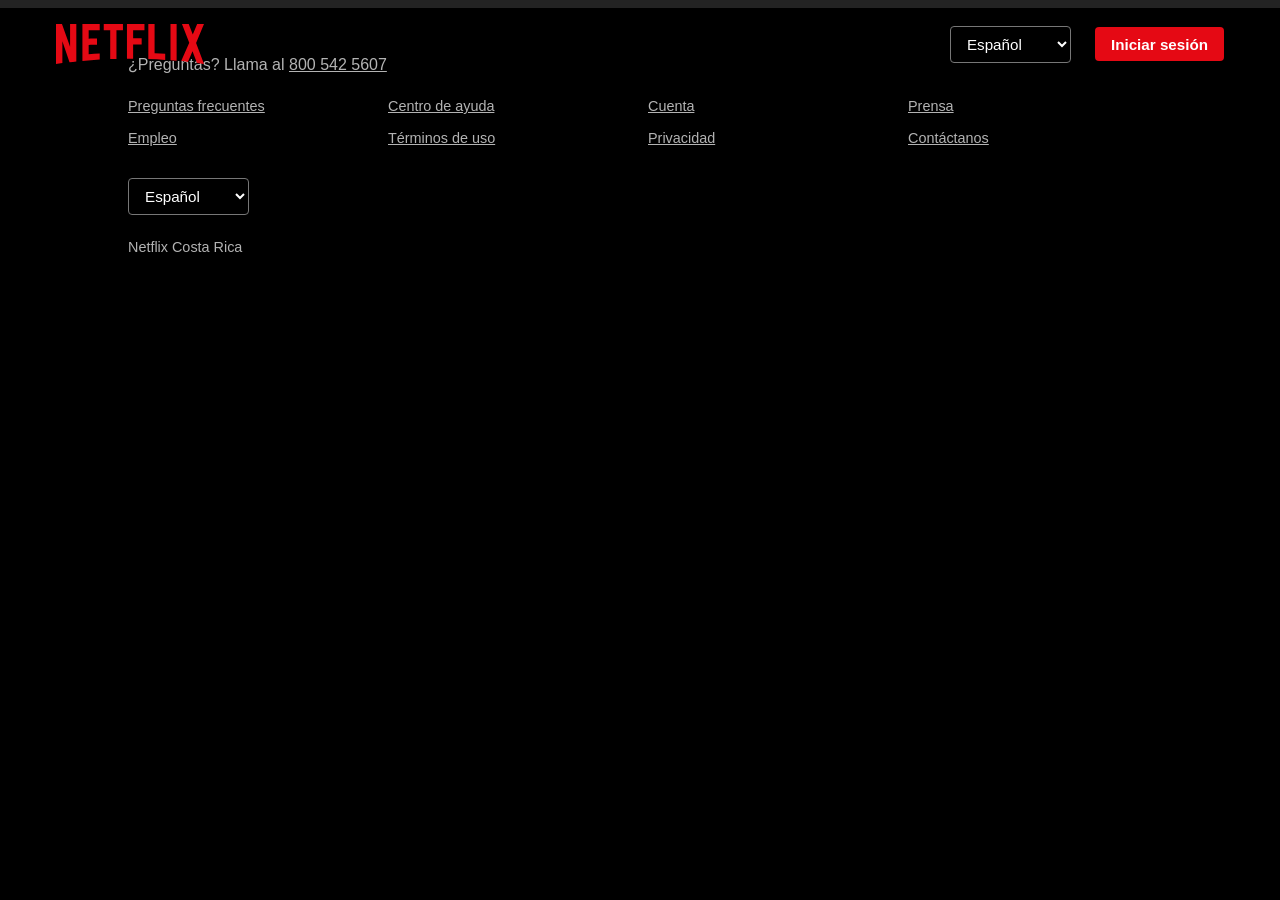
<file: index.html>
<!DOCTYPE html>
<html lang="es">

<head>
    <meta charset="UTF-8">
    <meta name="viewport" content="width=device-width, initial-scale=1.0">
    <meta name="description" content="Películas y series ilimitadas y mucho más.">
    <title>Netflix Costa Rica</title>
    <link rel="stylesheet" href="./css/index.css">
    <style>
        html:not([data-gb-ready]) #experiment-content {
            visibility: hidden;
        }
    </style>
    <noscript>
        <style>
            html:not([data-gb-ready]) #experiment-content {
                visibility: visible;
            }
        </style>
    </noscript>
    <script>
        window.setTimeout(function () {
            if (document.documentElement.hasAttribute("data-gb-ready")) {
                return;
            }
            var content = document.querySelector("#experiment-content");
            var fallback = document.querySelector("#variant-a");
            if (content && fallback && !content.querySelector(":scope > section.hero")) {
                content.appendChild(fallback.content.cloneNode(true));
            }
            document.documentElement.setAttribute("data-gb-ready", "");
        }, 3000);
    </script>
    <script type="module" src="./js/growthbook.js"></script>
</head>

<body data-gb-page="landing">
    <header class="site-header">
        <a class="brand" href="./index.html" aria-label="Netflix">
            <img src="./source/netflixLogo.svg" alt="Netflix">
        </a>
        <nav class="header-actions" aria-label="Navegación principal">
            <label class="language-picker" for="language">
                <span class="sr-only">Selecciona el idioma</span>
                <select id="language" name="language">
                    <option value="es-CR">Español</option>
                    <option value="en-CR">English</option>
                </select>
            </label>
            <a class="button button-small" href="./login.html"
                data-gb-event="login_click" data-gb-location="header">Iniciar sesión</a>
        </nav>
    </header>

    <main id="experiment-content" aria-live="polite">
        <noscript>
            <section class="hero">
                <div class="hero-background" aria-hidden="true"></div>
                <div class="hero-content">
                    <h1>Películas y series ilimitadas y mucho más</h1>
                    <p class="hero-subtitle">Activa JavaScript para completar tu suscripción.</p>
                </div>
            </section>
        </noscript>
    </main>

    <template id="variant-a">
        <section class="hero">
            <div class="hero-background" aria-hidden="true"></div>
            <div class="hero-content">
                <h1>Películas y series ilimitadas y mucho más</h1>
                <p class="hero-subtitle">A partir de USD&nbsp;9,99. Cancela cuando quieras.</p>
                <form class="signup-form" action="./confirmarCorreo.html" method="get"
                    data-gb-event="email_submit" data-gb-location="hero">
                    <h2>¿Quieres ver Netflix ya? Ingresa tu email para crear una cuenta o reiniciar tu membresía de
                        Netflix.</h2>
                    <div class="form-row">
                        <label class="sr-only" for="email-a">Email</label>
                        <input id="email-a" name="email" type="email" autocomplete="email" placeholder="Email"
                            required>
                        <button class="button button-large" type="submit">Comenzar <span aria-hidden="true">›</span></button>
                    </div>
                </form>
            </div>
        </section>
        <section class="trending-section">
            <h2>Tendencias ahora</h2>
            <div class="trending-grid">
                <article class="trending-card"><span>1</span><strong>Cyberpunk: Edgerunners</strong></article>
                <article class="trending-card"><span>2</span><strong>Lupin</strong></article>
                <article class="trending-card"><span>3</span><strong>Contra el huracán</strong></article>
                <article class="trending-card"><span>4</span><strong>El mentalista</strong></article>
                <article class="trending-card"><span>5</span><strong>Beauty in Black</strong></article>
                <article class="trending-card"><span>6</span><strong>Dragon Ball Super: Beerus</strong></article>
                <article class="trending-card"><span>7</span><strong>Pablo Escobar, el patrón del mal</strong></article>
                <article class="trending-card"><span>8</span><strong>Te conozco</strong></article>
                <article class="trending-card"><span>9</span><strong>Animales</strong></article>
                <article class="trending-card"><span>10</span><strong>Bajo la superficie</strong></article>
            </div>
        </section>
        <section class="feature feature-dark">
            <div class="feature-content">
                <h2>Disfruta en tu TV</h2>
                <p>Ve en smart TV, PlayStation, Xbox, Chromecast, Apple TV, reproductores de Blu-ray y más.</p>
            </div>
            <div class="device-art tv-art" aria-hidden="true">
                <div class="screen"></div>
                <div class="stand"></div>
            </div>
        </section>
        <section class="feature feature-dark feature-reverse">
            <div class="feature-content">
                <h2>Descarga tus series para verlas offline</h2>
                <p>Guarda tus títulos favoritos y disfruta Netflix donde quieras.</p>
            </div>
            <div class="device-art phone-art" aria-hidden="true">
                <div class="phone-screen">
                    <span class="download-icon">↓</span>
                    <strong>Descargando...</strong>
                </div>
            </div>
        </section>
        <section class="feature feature-dark">
            <div class="feature-content">
                <h2>Disfruta donde quieras</h2>
                <p>Películas y series ilimitadas en tu teléfono, tablet, laptop y TV.</p>
            </div>
            <div class="device-art devices-art" aria-hidden="true">
                <div class="laptop-screen"></div>
                <div class="tablet-screen"></div>
            </div>
        </section>
        <section class="feature feature-dark feature-reverse">
            <div class="feature-content">
                <h2>Crea perfiles para niños</h2>
                <p>Los niños disfrutarán de aventuras con sus personajes favoritos en un espacio creado especialmente
                    para ellos, sin costo adicional.</p>
            </div>
            <div class="kids-art" aria-hidden="true">KIDS</div>
        </section>
        <section class="faq feature-dark">
            <h2>Preguntas frecuentes</h2>
            <div class="faq-list">
                <details>
                    <summary>¿Qué es Netflix?</summary>
                    <p>Netflix es un servicio de streaming que ofrece una gran variedad de películas, series y
                        documentales.</p>
                </details>
                <details>
                    <summary>¿Cuánto cuesta Netflix?</summary>
                    <p>Disfruta Netflix en tu teléfono, tablet, Smart TV, laptop o dispositivo de streaming por una
                        tarifa mensual fija.</p>
                </details>
                <details>
                    <summary>¿Dónde puedo ver Netflix?</summary>
                    <p>Ve Netflix en cualquier dispositivo conectado a internet que tenga la aplicación de Netflix, como
                        smart TV, teléfonos, tablets y computadoras.</p>
                </details>
                <details>
                    <summary>¿Cómo cancelo?</summary>
                    <p>Puedes cancelar tu membresía en cualquier momento desde la sección de cuenta.</p>
                </details>
                <details>
                    <summary>¿Qué puedo ver en Netflix?</summary>
                    <p>Netflix ofrece películas, series, documentales y contenido original para toda la familia.</p>
                </details>
            </div>
            <form class="signup-form faq-signup" action="./confirmarCorreo.html" method="get"
                data-gb-event="email_submit" data-gb-location="faq">
                <h3>¿Quieres ver Netflix ya? Ingresa tu email para crear una cuenta o reiniciar tu membresía.</h3>
                <div class="form-row">
                    <label class="sr-only" for="faq-email-a">Email</label>
                    <input id="faq-email-a" name="email" type="email" autocomplete="email" placeholder="Email" required>
                    <button class="button button-large" type="submit">Comenzar <span aria-hidden="true">›</span></button>
                </div>
            </form>
        </section>
    </template>

    <template id="variant-b">
        <section class="hero">
            <div class="hero-background" aria-hidden="true"></div>
            <div class="hero-content">
                <h1>Películas y series ilimitadas y mucho más</h1>
                <p class="hero-subtitle">A partir de USD&nbsp;9,99. Cancela cuando quieras.</p>
                <form class="signup-form" action="./confirmarCorreo.html" method="get">
                    <h2>¿Quieres ver Netflix ya? Ingresa tu email para crear una cuenta o reiniciar tu membresía de
                        Netflix.</h2>
                    <div class="form-row">
                        <label class="sr-only" for="email-b">Email</label>
                        <input id="email-b" name="email" type="email" autocomplete="email" placeholder="Email"
                            required>
                        <button class="button button-large" type="submit">Comenzar <span aria-hidden="true">›</span></button>
                    </div>
                </form>
            </div>
        </section>
        <section class="plan-comparison" aria-labelledby="plan-comparison-title">
            <div class="plan-comparison-heading">
                <h2 id="plan-comparison-title">¿Qué plan vas a elegir?</h2>
                <p>Elige el plan ideal para disfrutar Netflix en tus dispositivos favoritos.</p>
            </div>
            <div class="comparison-table-wrap">
                <table class="comparison-table">
                    <caption class="sr-only">Comparación de planes disponibles</caption>
                    <thead>
                        <tr>
                            <th scope="col">Características</th>
                            <th scope="col"><span class="comparison-plan-name comparison-basic">BÁSICO</span><span class="comparison-price">USD 9,99/mes</span><a class="comparison-link" href="./login.html?plan=basic"
                                    data-gb-event="plan_interest" data-gb-plan="basic">Elegir plan</a></th>
                            <th scope="col"><span class="comparison-plan-name comparison-standard">ESTÁNDAR</span><span class="comparison-price">USD 14,99/mes</span><a class="comparison-link" href="./login.html?plan=standard"
                                    data-gb-event="plan_interest" data-gb-plan="standard">Elegir plan</a></th>
                            <th scope="col"><span class="comparison-plan-name comparison-premium">PREMIUM</span><span class="comparison-price">USD 17,99/mes</span><a class="comparison-link" href="./login.html?plan=premium"
                                    data-gb-event="plan_interest" data-gb-plan="premium">Elegir plan</a></th>
                        </tr>
                    </thead>
                    <tbody>
                        <tr>
                            <th scope="row">Calidad de vídeo y audio</th>
                            <td>Buena</td>
                            <td>Excelente</td>
                            <td>Excepcional</td>
                        </tr>
                        <tr>
                            <th scope="row">Resolución</th>
                            <td>720p (HD)</td>
                            <td>1080p (Full HD)</td>
                            <td>4K (Ultra HD) + HDR</td>
                        </tr>
                        <tr>
                            <th scope="row">Audio espacial</th>
                            <td><span class="comparison-dash" aria-label="No incluido">—</span></td>
                            <td><span class="comparison-dash" aria-label="No incluido">—</span></td>
                            <td><span class="comparison-check" aria-label="Incluido">✓</span></td>
                        </tr>
                        <tr>
                            <th scope="row">Dispositivos compatibles</th>
                            <td>Televisor, ordenador, teléfono móvil y tableta</td>
                            <td>Televisor, ordenador, teléfono móvil y tableta</td>
                            <td>Televisor, ordenador, teléfono móvil y tableta</td>
                        </tr>
                        <tr>
                            <th scope="row">Dispositivos del hogar a la vez</th>
                            <td>1</td>
                            <td>2</td>
                            <td>4</td>
                        </tr>
                        <tr>
                            <th scope="row">Descargas en dispositivos</th>
                            <td>1</td>
                            <td>2</td>
                            <td>6</td>
                        </tr>
                    </tbody>
                </table>
            </div>
            <p class="comparison-note">La disponibilidad de HD, Full HD, Ultra HD (4K) y HDR depende de tu servicio de
                internet y del dispositivo. El contenido puede variar según el plan.</p>
        </section>
        <section class="trending-section">
            <h2>Tendencias ahora</h2>
            <div class="trending-grid">
                <article class="trending-card"><span>1</span><strong>Cyberpunk: Edgerunners</strong></article>
                <article class="trending-card"><span>2</span><strong>Lupin</strong></article>
                <article class="trending-card"><span>3</span><strong>Contra el huracán</strong></article>
                <article class="trending-card"><span>4</span><strong>El mentalista</strong></article>
                <article class="trending-card"><span>5</span><strong>Beauty in Black</strong></article>
                <article class="trending-card"><span>6</span><strong>Dragon Ball Super: Beerus</strong></article>
                <article class="trending-card"><span>7</span><strong>Pablo Escobar, el patrón del mal</strong></article>
                <article class="trending-card"><span>8</span><strong>Te conozco</strong></article>
                <article class="trending-card"><span>9</span><strong>Animales</strong></article>
                <article class="trending-card"><span>10</span><strong>Bajo la superficie</strong></article>
            </div>
        </section>
        <section class="feature feature-dark">
            <div class="feature-content">
                <h2>Disfruta en tu TV</h2>
                <p>Ve en smart TV, PlayStation, Xbox, Chromecast, Apple TV, reproductores de Blu-ray y más.</p>
            </div>
            <div class="device-art tv-art" aria-hidden="true">
                <div class="screen"></div>
                <div class="stand"></div>
            </div>
        </section>
        <section class="feature feature-dark feature-reverse">
            <div class="feature-content">
                <h2>Descarga tus series para verlas offline</h2>
                <p>Guarda tus títulos favoritos y disfruta Netflix donde quieras.</p>
            </div>
            <div class="device-art phone-art" aria-hidden="true">
                <div class="phone-screen"><span class="download-icon">↓</span><strong>Descargando...</strong></div>
            </div>
        </section>
        <section class="feature feature-dark feature-reverse">
            <div class="feature-content">
                <h2>Crea perfiles para niños</h2>
                <p>Los niños disfrutarán de aventuras con sus personajes favoritos en un espacio creado especialmente
                    para ellos, sin costo adicional.</p>
            </div>
            <div class="kids-art" aria-hidden="true">KIDS</div>
        </section>
        <section class="faq feature-dark">
            <h2>Preguntas frecuentes</h2>
            <div class="faq-list">
                <details>
                    <summary>¿Qué es Netflix?</summary>
                    <p>Netflix es un servicio de streaming que ofrece una gran variedad de películas, series y
                        documentales.</p>
                </details>
                <details>
                    <summary>¿Cuánto cuesta Netflix?</summary>
                    <p>Disfruta Netflix en tu teléfono, tablet, Smart TV, laptop o dispositivo de streaming por una
                        tarifa mensual fija.</p>
                </details>
                <details>
                    <summary>¿Dónde puedo ver Netflix?</summary>
                    <p>Ve Netflix en cualquier dispositivo conectado a internet que tenga la aplicación de Netflix, como
                        smart TV, teléfonos, tablets y computadoras.</p>
                </details>
                <details>
                    <summary>¿Cómo cancelo?</summary>
                    <p>Puedes cancelar tu membresía en cualquier momento desde la sección de cuenta.</p>
                </details>
                <details>
                    <summary>¿Qué puedo ver en Netflix?</summary>
                    <p>Netflix ofrece películas, series, documentales y contenido original para toda la familia.</p>
                </details>
            </div>
            <form class="signup-form faq-signup" action="./confirmarCorreo.html" method="get"
                data-gb-event="email_submit" data-gb-location="faq">
                <h3>¿Quieres ver Netflix ya? Ingresa tu email para crear una cuenta o reiniciar tu membresía.</h3>
                <div class="form-row"><label class="sr-only" for="faq-email-b">Email</label><input id="faq-email-b" name="email" type="email" autocomplete="email" placeholder="Email" required><button class="button button-large" type="submit">Comenzar <span aria-hidden="true">›</span></button></div>
            </form>
        </section>
    </template>

    <footer class="site-footer">
        <p>¿Preguntas? Llama al <a href="tel:8005425607">800 542 5607</a></p>
        <div class="footer-links">
            <a href="https://help.netflix.com/support/412">Preguntas frecuentes</a>
            <a href="https://help.netflix.com/">Centro de ayuda</a>
            <a href="./login.html" data-gb-event="login_click" data-gb-location="footer">Cuenta</a>
            <a href="https://media.netflix.com/">Prensa</a>
            <a href="https://jobs.netflix.com/jobs">Empleo</a>
            <a href="https://help.netflix.com/legal/termsofuse">Términos de uso</a>
            <a href="https://help.netflix.com/legal/privacy">Privacidad</a>
            <a href="https://help.netflix.com/contactus">Contáctanos</a>
        </div>
        <label class="language-picker footer-language" for="footer-language">
            <span class="sr-only">Selecciona el idioma</span>
            <select id="footer-language" name="footer-language">
                <option value="es-CR">Español</option>
                <option value="en-CR">English</option>
            </select>
        </label>
        <p class="country">Netflix Costa Rica</p>
    </footer>

    <script type="module" src="./js/growthbook.js"></script>
</body>

</html>
</file>
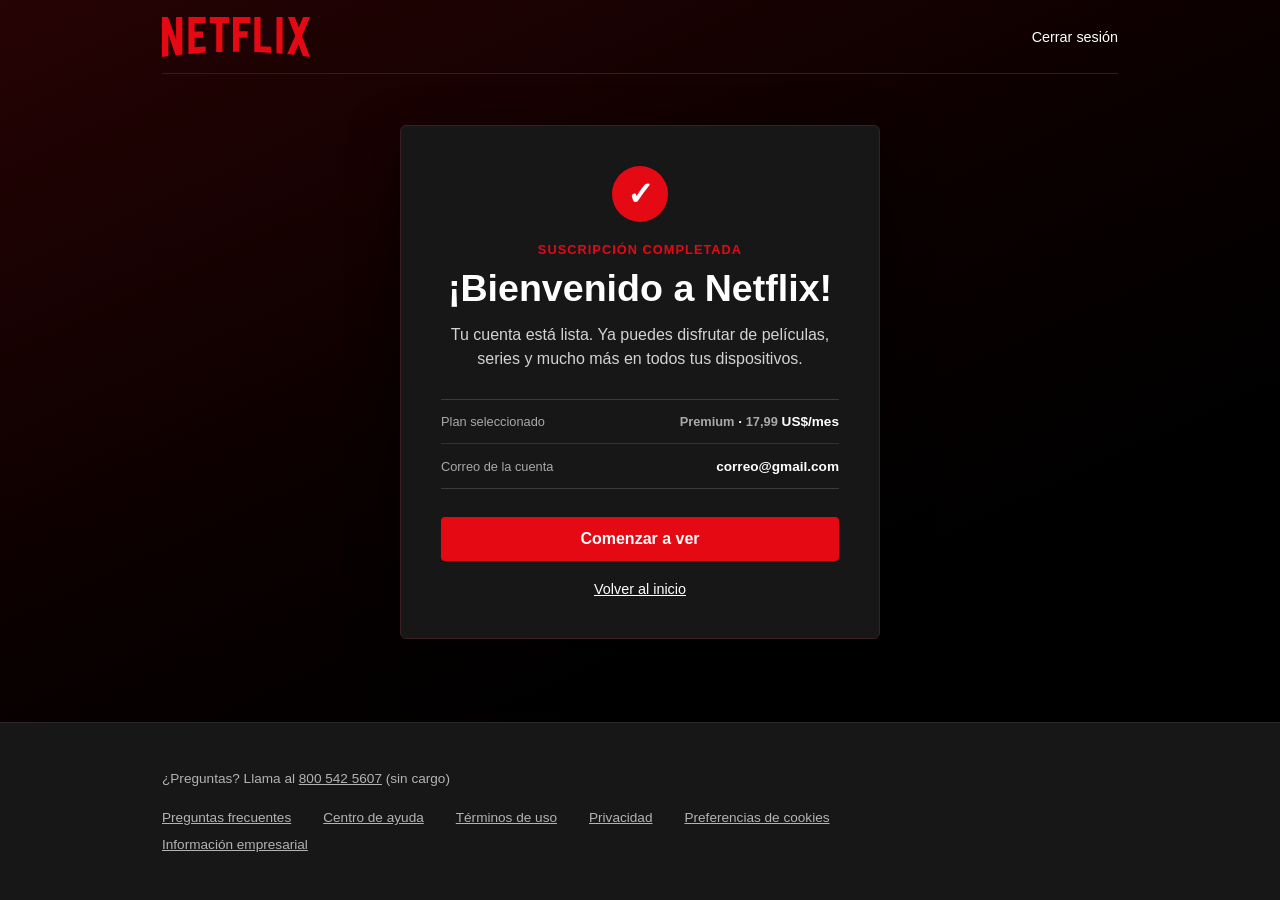
<file: confirmacion.html>
<!DOCTYPE html>
<html lang="es">

<head>
    <meta charset="UTF-8">
    <meta name="viewport" content="width=device-width, initial-scale=1.0">
    <meta name="description" content="Tu suscripción de Netflix se ha completado correctamente.">
    <title>Suscripción exitosa - Netflix</title>
    <link rel="stylesheet" href="./css/index.css">
    <script type="module" src="./js/growthbook.js"></script>
    <script type="module" src="./js/subscription.js"></script>
</head>

<body class="success-page" data-gb-page="success">
    <header class="success-header">
        <a class="brand" href="./index.html" aria-label="Netflix">
            <img src="./source/netflixLogo.svg"
                alt="Netflix">
        </a>
        <a class="success-signout" href="./index.html">Cerrar sesión</a>
    </header>

    <main class="success-main">
        <section class="success-card" aria-labelledby="success-title">
            <div class="success-icon" aria-hidden="true">✓</div>
            <p class="success-eyebrow">Suscripción completada</p>
            <h1 id="success-title">¡Bienvenido a Netflix!</h1>
            <p class="success-message">Tu cuenta está lista. Ya puedes disfrutar de películas, series y mucho más en
                todos tus dispositivos.</p>

            <div class="success-details">
                <div>
                    <span>Plan seleccionado</span>
                    <strong><span data-plan-name>Premium</span> · <span data-plan-price>17,99</span> US$/mes</strong>
                </div>
                <div>
                    <span>Correo de la cuenta</span>
                    <strong>correo@gmail.com</strong>
                </div>
            </div>

            <a class="button success-primary" href="./index.html"
                data-gb-event="watch_click" data-gb-location="success">Comenzar a ver</a>
            <a class="success-secondary" href="./index.html">Volver al inicio</a>
        </section>
    </main>

    <footer class="success-footer">
        <p>¿Preguntas? Llama al <a href="tel:8005425607">800 542 5607</a> (sin cargo)</p>
        <nav class="success-footer-links" aria-label="Enlaces legales">
            <a href="https://help.netflix.com/support/412">Preguntas frecuentes</a>
            <a href="https://help.netflix.com/">Centro de ayuda</a>
            <a href="https://help.netflix.com/legal/termsofuse">Términos de uso</a>
            <a href="https://help.netflix.com/legal/privacy">Privacidad</a>
            <a href="./index.html">Preferencias de cookies</a>
            <a href="https://help.netflix.com/legal/corpinfo">Información empresarial</a>
        </nav>
    </footer>

    <script>
        const test = JSON.parse(
            sessionStorage.getItem("ab_test")
        );

        if (test) {

            const elapsedTime = Date.now() - test.started_at;

            const event = {
                experiment_id: test.experiment_id,
                variation: test.variation,
                visitor_id: test.visitor_id,
                event_name: "destination_reached",
                elapsed_time_ms: elapsedTime
            };

            console.log("Resultado del recorrido:", event);

        }
    </script>
</body>

</html>
</file>
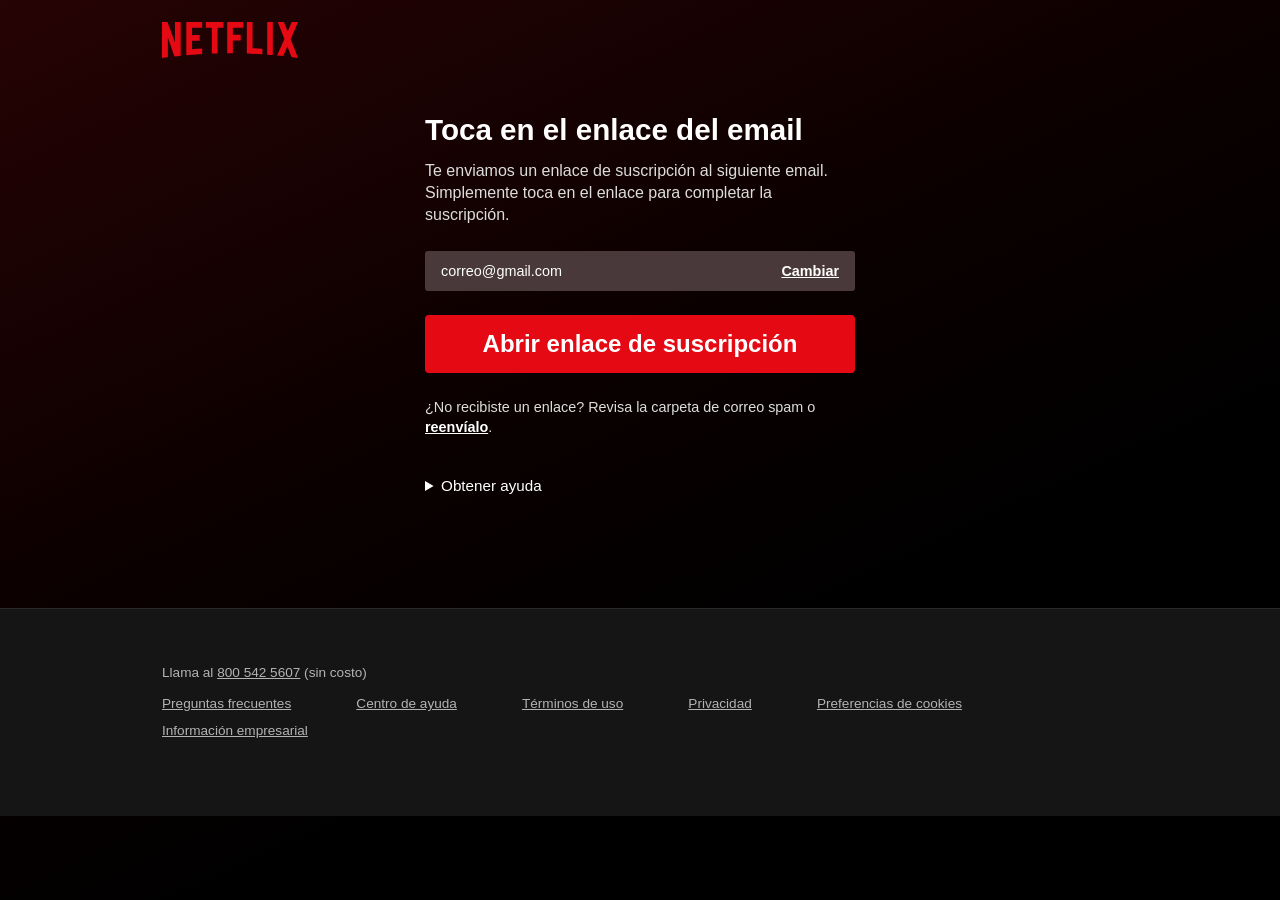
<file: confirmarCorreo.html>
<!DOCTYPE html>
<html lang="es">

<head>
    <meta charset="UTF-8">
    <meta name="viewport" content="width=device-width, initial-scale=1.0">
    <meta name="description" content="Confirma tu correo para completar tu suscripción de Netflix.">
    <title>Confirma tu correo - Netflix</title>
    <link rel="stylesheet" href="./css/index.css">
    <script type="module" src="./js/growthbook.js"></script>
    <script type="module" src="./js/subscription.js"></script>
</head>

<body class="confirmation-page" data-gb-page="email">
    <header class="confirmation-header">
        <a class="brand" href="./index.html" aria-label="Volver a Netflix">
            <img src="./source/netflixLogo.svg"
                alt="Netflix">
        </a>
    </header>

    <main class="confirmation-main">
        <section class="confirmation-card" aria-labelledby="confirmation-title">
            <h1 id="confirmation-title">Toca en el enlace del email</h1>
            <p class="confirmation-subtitle">Te enviamos un enlace de suscripción al siguiente email. Simplemente toca
                en el enlace para completar la suscripción.</p>

            <div class="confirmation-email">
                <span>correo@gmail.com</span>
                <a href="./index.html" data-gb-event="email_change_click">Cambiar</a>
            </div>

            <a class="button button-large confirmation-continue" href="./completarSus.html" data-complete-link
                data-gb-event="email_link_click" data-gb-location="confirmation">Abrir enlace de suscripción</a>

            <p class="resend-message">
                ¿No recibiste un enlace? Revisa la carpeta de correo spam o
                <a href="./confirmarCorreo.html">reenvíalo</a>.
            </p>

            <details class="help-details">
                <summary>Obtener ayuda</summary>
                <div class="help-content">
                    <p>Si no encuentras el correo, revisa la carpeta de correo no deseado o confirma que la dirección
                        sea correcta.</p>
                    <a href="https://help.netflix.com/" target="_blank" rel="noopener noreferrer">Visita el Centro de
                        ayuda</a>
                </div>
            </details>
        </section>
    </main>

    <footer class="confirmation-footer">
        <p>Llama al <a href="tel:8005425607">800 542 5607</a> (sin costo)</p>
        <nav class="confirmation-footer-links" aria-label="Enlaces legales">
            <a href="https://help.netflix.com/support/412">Preguntas frecuentes</a>
            <a href="https://help.netflix.com/">Centro de ayuda</a>
            <a href="https://help.netflix.com/legal/termsofuse">Términos de uso</a>
            <a href="https://help.netflix.com/legal/privacy">Privacidad</a>
            <a href="./index.html">Preferencias de cookies</a>
            <a href="https://help.netflix.com/legal/corpinfo">Información empresarial</a>
        </nav>
    </footer>
</body>

</html>
</file>
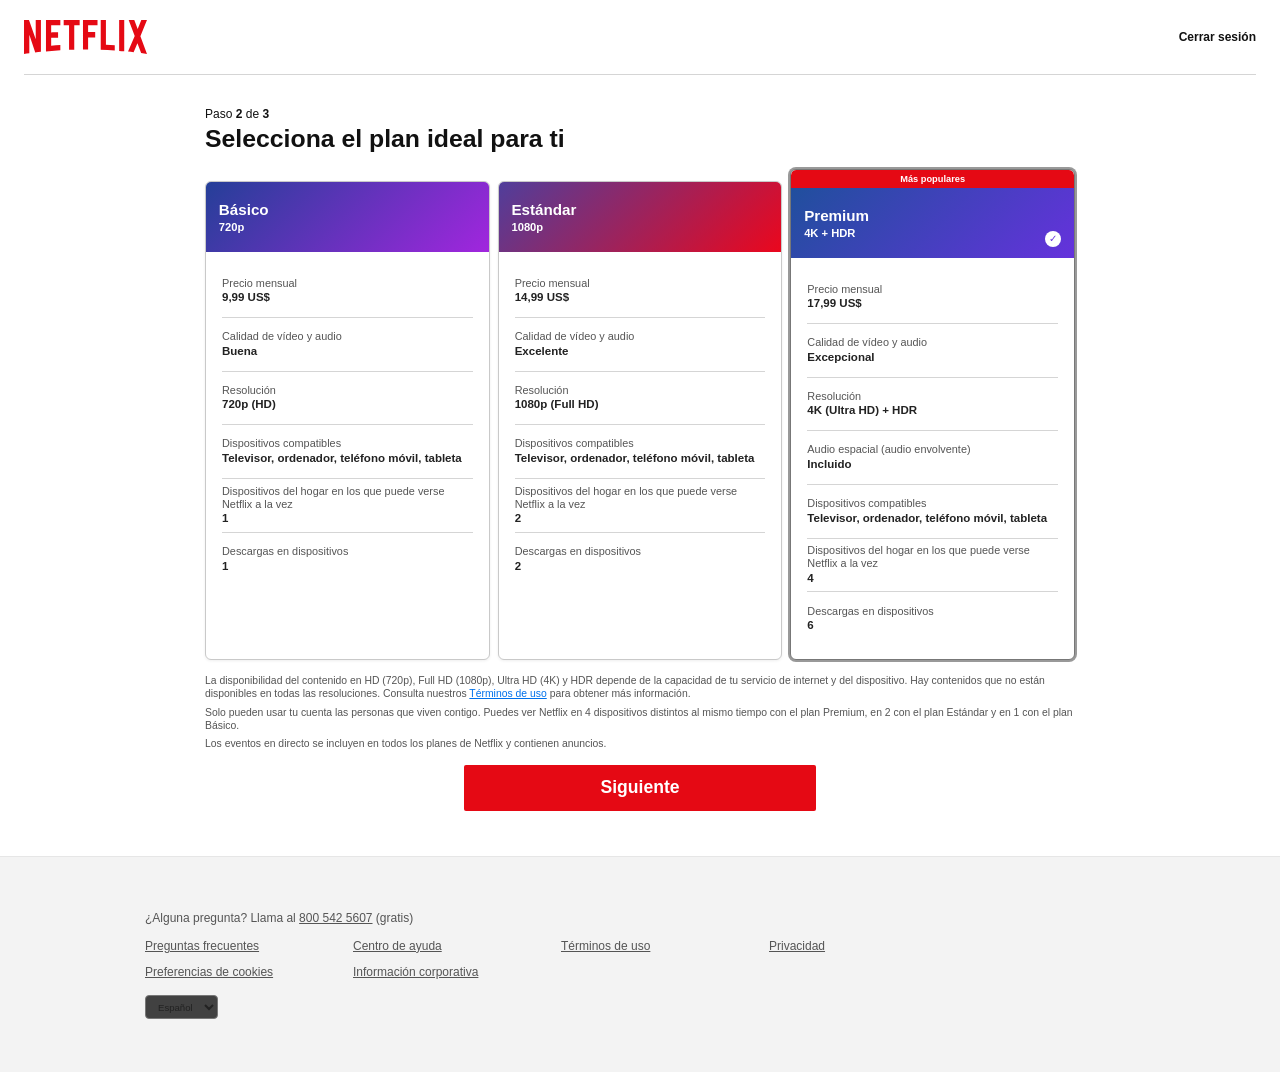
<file: eligePlan.html>
<!DOCTYPE html>
<html lang="es">

<head>
    <meta charset="UTF-8">
    <meta name="viewport" content="width=device-width, initial-scale=1.0">
    <meta name="description" content="Selecciona tu plan de Netflix.">
    <title>Elige tu plan - Netflix</title>
    <link rel="stylesheet" href="./css/index.css">
    <script type="module" src="./js/growthbook.js"></script>
    <script type="module" src="./js/subscription.js"></script>
</head>

<body class="choose-plan-page" data-gb-page="choose">
    <header class="choose-plan-header">
        <a class="brand" href="./index.html" aria-label="Netflix">
            <img src="./source/netflixLogo.svg"
                alt="Netflix">
        </a>
        <a class="choose-plan-signout" href="./index.html">Cerrar sesión</a>
    </header>

    <main class="choose-plan-main">
        <p class="choose-plan-step">Paso <strong>2</strong> de <strong>3</strong></p>
        <h1>Selecciona el plan ideal para ti</h1>

        <form action="./iniciarSubscripcion.html" method="get" data-gb-event="plan_select">
            <fieldset class="choose-plan-cards">
                <legend class="sr-only">Planes disponibles</legend>
                <div class="choose-plan-card">
                    <input id="choose-basic" name="plan" value="basic" type="radio">
                    <label for="choose-basic">
                        <span class="choose-plan-card-title">
                            <strong>Básico</strong>
                            <small>720p</small>
                            <i class="choose-plan-check" aria-hidden="true">✓</i>
                        </span>
                        <span class="choose-plan-features">
                            <span><b>Precio mensual</b><strong>9,99&nbsp;US$</strong></span>
                            <span><b>Calidad de vídeo y audio</b><strong>Buena</strong></span>
                            <span><b>Resolución</b><strong>720p (HD)</strong></span>
                            <span><b>Dispositivos compatibles</b><strong>Televisor, ordenador, teléfono móvil,
                                    tableta</strong></span>
                            <span><b>Dispositivos del hogar en los que puede verse Netflix a la vez</b><strong>1</strong></span>
                            <span><b>Descargas en dispositivos</b><strong>1</strong></span>
                        </span>
                    </label>
                </div>

                <div class="choose-plan-card">
                    <input id="choose-standard" name="plan" value="standard" type="radio">
                    <label for="choose-standard">
                        <span class="choose-plan-card-title">
                            <strong>Estándar</strong>
                            <small>1080p</small>
                            <i class="choose-plan-check" aria-hidden="true">✓</i>
                        </span>
                        <span class="choose-plan-features">
                            <span><b>Precio mensual</b><strong>14,99&nbsp;US$</strong></span>
                            <span><b>Calidad de vídeo y audio</b><strong>Excelente</strong></span>
                            <span><b>Resolución</b><strong>1080p (Full HD)</strong></span>
                            <span><b>Dispositivos compatibles</b><strong>Televisor, ordenador, teléfono móvil,
                                    tableta</strong></span>
                            <span><b>Dispositivos del hogar en los que puede verse Netflix a la vez</b><strong>2</strong></span>
                            <span><b>Descargas en dispositivos</b><strong>2</strong></span>
                        </span>
                    </label>
                </div>

                <div class="choose-plan-card choose-plan-popular">
                    <input id="choose-premium" name="plan" value="premium" type="radio" checked>
                    <label for="choose-premium">
                        <span class="choose-plan-popular-label">Más populares</span>
                        <span class="choose-plan-card-title">
                            <strong>Premium</strong>
                            <small>4K + HDR</small>
                            <i class="choose-plan-check" aria-hidden="true">✓</i>
                        </span>
                        <span class="choose-plan-features">
                            <span><b>Precio mensual</b><strong>17,99&nbsp;US$</strong></span>
                            <span><b>Calidad de vídeo y audio</b><strong>Excepcional</strong></span>
                            <span><b>Resolución</b><strong>4K (Ultra HD) + HDR</strong></span>
                            <span><b>Audio espacial (audio envolvente)</b><strong>Incluido</strong></span>
                            <span><b>Dispositivos compatibles</b><strong>Televisor, ordenador, teléfono móvil,
                                    tableta</strong></span>
                            <span><b>Dispositivos del hogar en los que puede verse Netflix a la vez</b><strong>4</strong></span>
                            <span><b>Descargas en dispositivos</b><strong>6</strong></span>
                        </span>
                    </label>
                </div>
            </fieldset>

            <div class="choose-plan-notes">
                <p>La disponibilidad del contenido en HD (720p), Full HD (1080p), Ultra HD (4K) y HDR depende de la
                    capacidad de tu servicio de internet y del dispositivo. Hay contenidos que no están disponibles en
                    todas las resoluciones. Consulta nuestros <a href="https://help.netflix.com/legal/termsofuse">Términos
                        de uso</a> para obtener más información.</p>
                <p>Solo pueden usar tu cuenta las personas que viven contigo. Puedes ver Netflix en 4 dispositivos
                    distintos al mismo tiempo con el plan Premium, en 2 con el plan Estándar y en 1 con el plan Básico.
                </p>
                <p>Los eventos en directo se incluyen en todos los planes de Netflix y contienen anuncios.</p>
            </div>

            <button class="button choose-plan-submit" type="submit">Siguiente</button>
        </form>
    </main>

    <footer class="choose-plan-footer">
        <p>¿Alguna pregunta? Llama al <a href="tel:8005425607">800 542 5607</a> (gratis)</p>
        <nav class="choose-plan-footer-links" aria-label="Enlaces legales">
            <a href="https://help.netflix.com/support/412">Preguntas frecuentes</a>
            <a href="https://help.netflix.com/">Centro de ayuda</a>
            <a href="https://help.netflix.com/legal/termsofuse">Términos de uso</a>
            <a href="https://help.netflix.com/legal/privacy">Privacidad</a>
            <a href="./index.html">Preferencias de cookies</a>
            <a href="https://help.netflix.com/legal/corpinfo">Información corporativa</a>
        </nav>
        <label class="language-picker choose-plan-language" for="choose-plan-language">
            <span class="sr-only">Elegir idioma</span>
            <select id="choose-plan-language" name="language">
                <option value="es-CR">Español</option>
                <option value="en-CR">English</option>
            </select>
        </label>
    </footer>
</body>

</html>
</file>
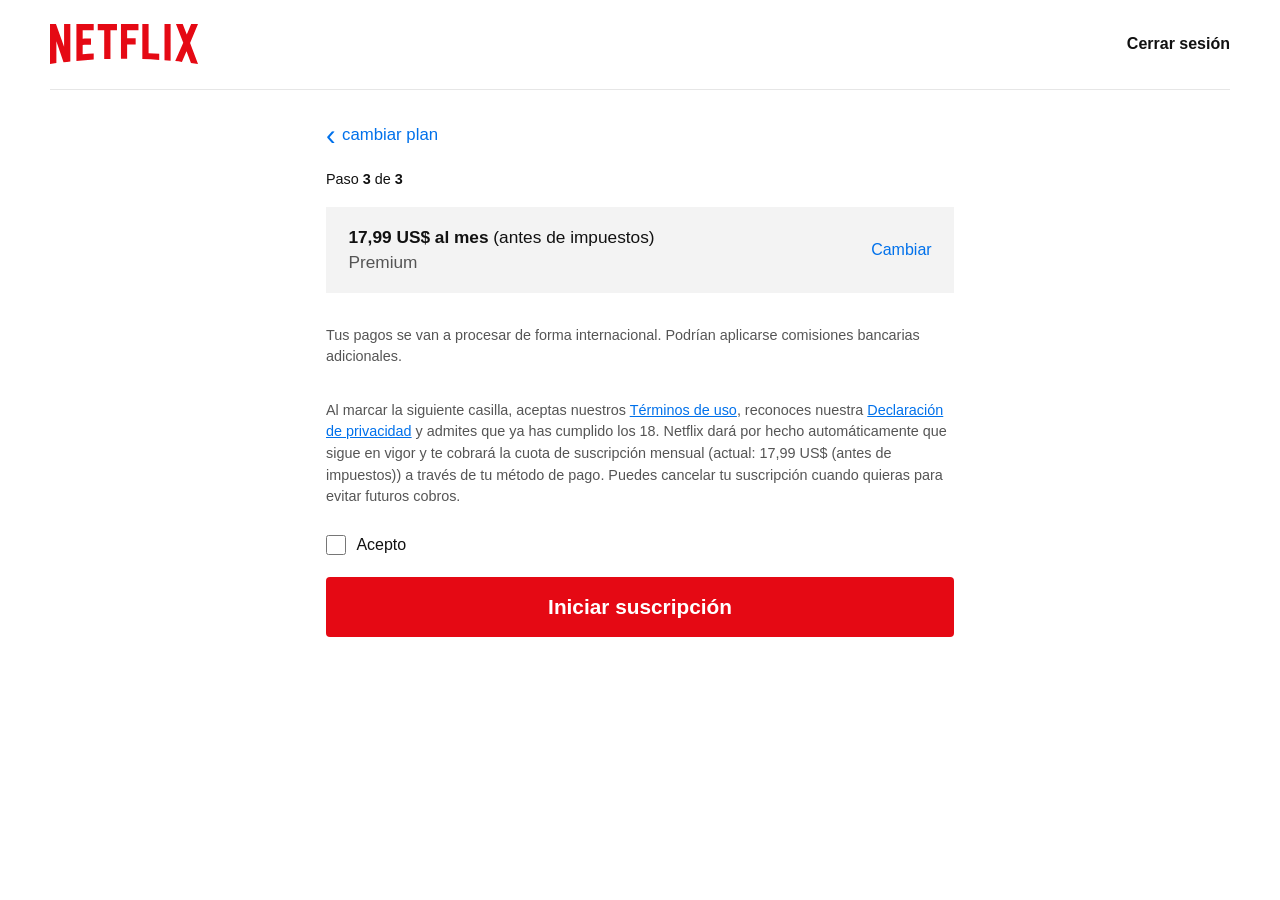
<file: iniciarSubscripcion.html>
<!DOCTYPE html>
<html lang="es">

<head>
    <meta charset="UTF-8">
    <meta name="viewport" content="width=device-width, initial-scale=1.0">
    <meta name="description" content="Inicia tu suscripción de Netflix.">
    <title>Iniciar suscripción - Netflix</title>
    <link rel="stylesheet" href="./css/index.css">
    <script type="module" src="./js/growthbook.js"></script>
    <script type="module" src="./js/subscription.js"></script>
</head>

<body class="payment-page" data-gb-page="payment">
    <header class="payment-header">
        <a class="brand" href="./index.html" aria-label="Netflix">
            <img src="./source/netflixLogo.svg"
                alt="Netflix">
        </a>
        <a class="payment-signout" href="./index.html">Cerrar sesión</a>
    </header>

    <main class="payment-main">
        <a class="payment-back" href="./eligePlan.html?plan=premium" data-plan-link>
            <span aria-hidden="true">‹</span> cambiar plan
        </a>

        <p class="payment-step">Paso <strong>3</strong> de <strong>3</strong></p>

        <form id="payment-form" class="payment-form" action="./confirmacion.html" method="get"
            data-gb-event="payment_submit" data-gb-location="payment">
            <input type="hidden" name="plan" value="premium" data-plan-value>

            <div class="payment-plan">
                <div class="payment-plan-details">
                    <p class="payment-plan-price"><span data-plan-price>17,99</span> US$ al mes <span
                            class="payment-plan-tax">(antes de impuestos)</span></p>
                    <p class="payment-plan-name" data-plan-name>Premium</p>
                </div>
                <a class="payment-plan-change" href="./eligePlan.html?plan=premium" data-plan-link>Cambiar</a>
            </div>

            <p class="payment-note">Tus pagos se van a procesar de forma internacional. Podrían aplicarse comisiones
                bancarias adicionales.</p>

            <p class="payment-terms">Al marcar la siguiente casilla, aceptas nuestros <a
                    href="https://help.netflix.com/legal/termsofuse">Términos de uso</a>, reconoces nuestra <a
                    href="https://help.netflix.com/legal/privacy">Declaración de privacidad</a> y admites que ya has
                cumplido los 18. Netflix dará por hecho automáticamente que sigue en vigor y te cobrará la cuota de
                suscripción mensual (actual: <span data-plan-price>17,99</span> US$ (antes de impuestos)) a través de tu
                método de pago. Puedes cancelar tu suscripción cuando quieras para evitar futuros cobros.</p>

            <label class="payment-accept" for="payment-accept">
                <input id="payment-accept" type="checkbox" required>
                <span>Acepto</span>
            </label>

            <button class="button payment-submit" type="submit">Iniciar suscripción</button>
            <p class="payment-status sr-only" role="status" aria-live="polite"></p>
        </form>
    </main>
</body>

</html>
</file>
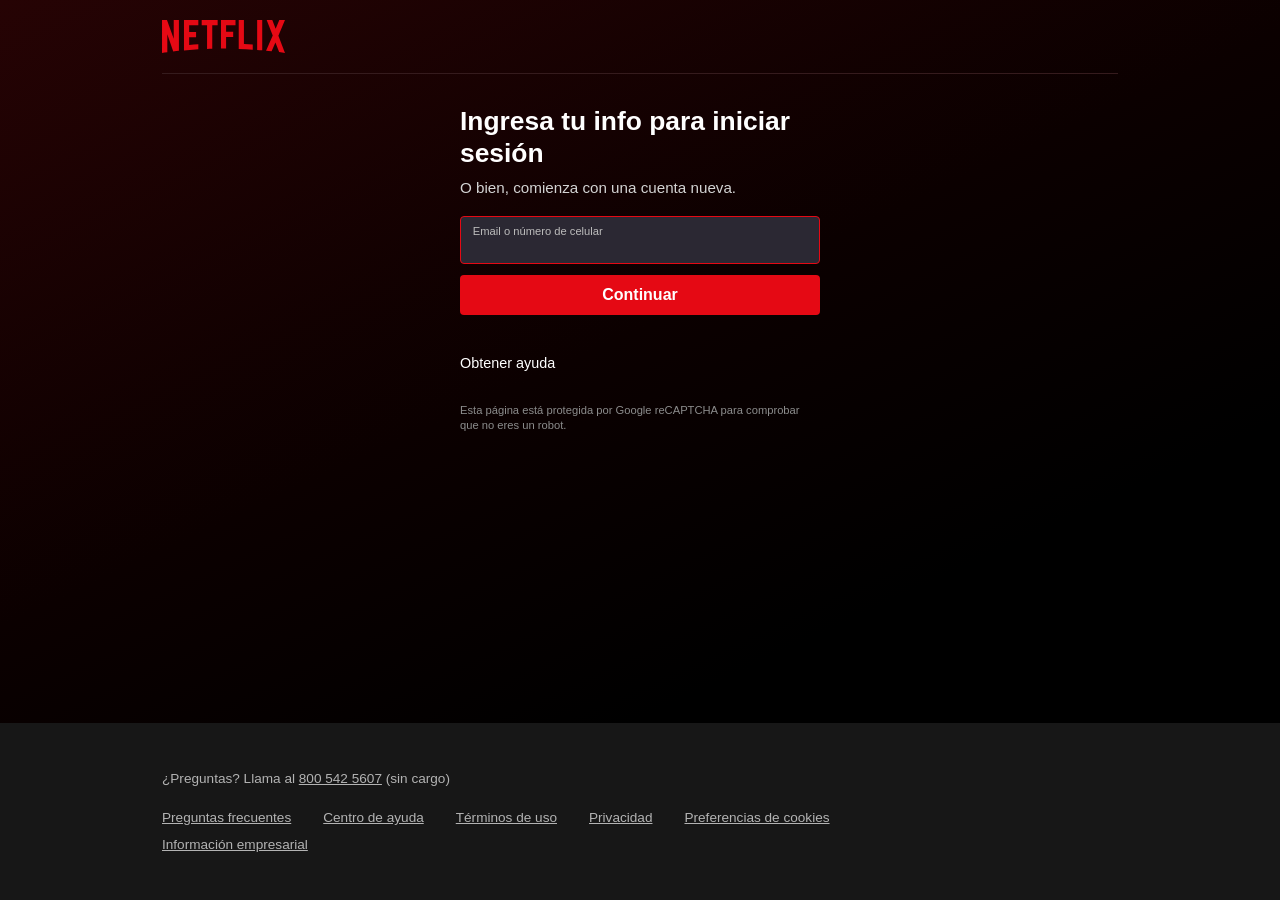
<file: login.html>
<!DOCTYPE html>
<html lang="es">

<head>
    <meta charset="UTF-8">
    <meta name="viewport" content="width=device-width, initial-scale=1.0">
    <meta name="description" content="Inicia sesión en Netflix.">
    <title>Iniciar sesión - Netflix</title>
    <link rel="stylesheet" href="./css/index.css">
    <script type="module" src="./js/growthbook.js"></script>
    <script type="module" src="./js/subscription.js"></script>
</head>

<body class="login-page" data-gb-page="login">
    <header class="login-header">
        <a class="brand" href="./index.html" aria-label="Netflix">
            <img src="./source/netflixLogo.svg"
                alt="Netflix">
        </a>
    </header>

    <main class="login-main">
        <section class="login-card" aria-labelledby="login-title">
            <h1 id="login-title">Ingresa tu info para iniciar sesión</h1>
            <p class="login-subtitle">O bien, comienza con una cuenta nueva.</p>

            <form class="login-form" action="./confirmarCorreo.html" method="get" data-gb-event="login_submit">
                <input type="hidden" name="plan" value="" data-login-plan>
                <div class="login-field login-field-error">
                    <label for="login-email">Email o número de celular</label>
                    <input id="login-email" type="text" autocomplete="username"
                        aria-invalid="true" aria-describedby="login-error" required>
                </div>
                <p class="login-error" id="login-error" role="alert">
                    
                </p>
                <button class="button login-submit" type="submit">Continuar</button>
            </form>

            <details class="login-help">
                <summary>Obtener ayuda</summary>
                <div class="login-help-content">
                    <a href="https://help.netflix.com/" target="_blank" rel="noopener noreferrer">Visita el Centro de
                        ayuda</a>
                </div>
            </details>

            <p class="login-recaptcha">Esta página está protegida por Google reCAPTCHA para comprobar que no eres un
                robot.</p>
        </section>
    </main>

    <footer class="login-footer">
        <p>¿Preguntas? Llama al <a href="tel:8005425607">800 542 5607</a> (sin cargo)</p>
        <nav class="login-footer-links" aria-label="Enlaces legales">
            <a href="https://help.netflix.com/support/412">Preguntas frecuentes</a>
            <a href="https://help.netflix.com/">Centro de ayuda</a>
            <a href="https://help.netflix.com/legal/termsofuse">Términos de uso</a>
            <a href="https://help.netflix.com/legal/privacy">Privacidad</a>
            <a href="./index.html">Preferencias de cookies</a>
            <a href="https://help.netflix.com/legal/corpinfo">Información empresarial</a>
        </nav>
    </footer>
</body>

</html>
</file>
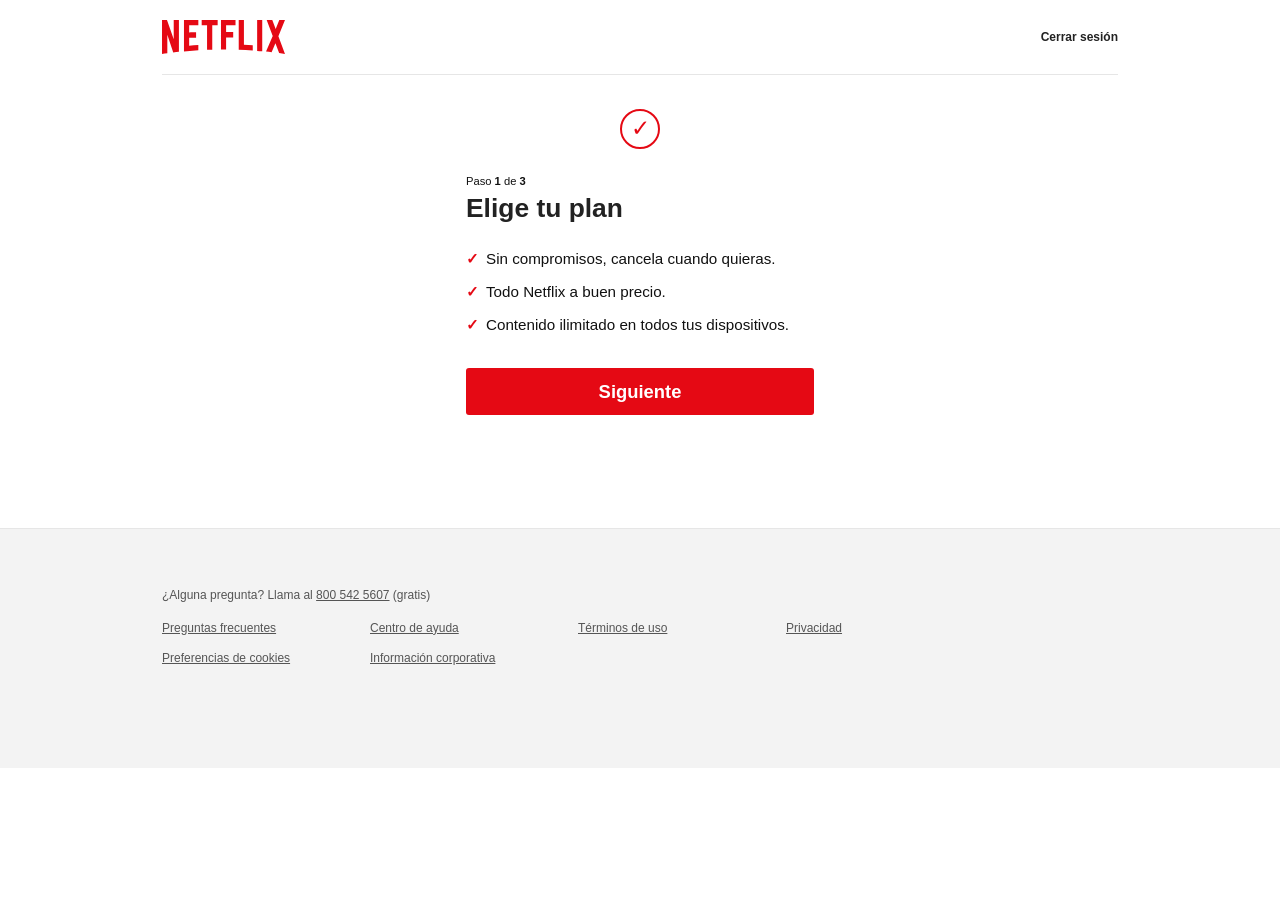
<file: plan.html>
<!DOCTYPE html>
<html lang="es">

<head>
    <meta charset="UTF-8">
    <meta name="viewport" content="width=device-width, initial-scale=1.0">
    <meta name="description" content="Selecciona el plan ideal para ti.">
    <title>Selecciona tu plan - Netflix</title>
    <link rel="stylesheet" href="./css/index.css">
    <script type="module" src="./js/growthbook.js"></script>
</head>

<body class="plan-page" data-gb-page="plan">
    <header class="plan-header">
        <a class="brand" href="./index.html" aria-label="Netflix">
            <img src="./source/netflixLogo.svg"
                alt="Netflix">
        </a>
        <a class="plan-signout" href="./index.html">Cerrar sesión</a>
    </header>

    <main class="plan-main">
        <div class="plan-heading">
            <div class="plan-check" aria-hidden="true">✓</div>
            <p class="step-counter">Paso <strong>1</strong> de <strong>3</strong></p>
            <h1>Elige tu plan</h1>
        </div>

        <form class="plan-form" action="./eligePlan.html" method="get"
            data-gb-event="plan_continue">
            <ul class="plan-benefits">
                <li>Sin compromisos, cancela cuando quieras.</li>
                <li>Todo Netflix a buen precio.</li>
                <li>Contenido ilimitado en todos tus dispositivos.</li>
            </ul>
            <button class="button button-large plan-submit" type="submit">Siguiente
                <span
                    aria-hidden="true">›</span></button>
        </form>
    </main>

    <footer class="plan-footer">
        <p>¿Alguna pregunta? Llama al <a href="tel:8005425607">800 542 5607</a> (gratis)</p>
        <nav class="plan-footer-links" aria-label="Enlaces legales">
            <a href="https://help.netflix.com/support/412">Preguntas frecuentes</a>
            <a href="https://help.netflix.com/">Centro de ayuda</a>
            <a href="https://help.netflix.com/legal/termsofuse">Términos de uso</a>
            <a href="https://help.netflix.com/legal/privacy">Privacidad</a>
            <a href="./index.html">Preferencias de cookies</a>
            <a href="https://help.netflix.com/legal/corpinfo">Información corporativa</a>
        </nav>
    </footer>
</body>

</html>
</file>
<file: css/index.css>
:root {
    --red: #e50914;
    --dark: #000;
    --panel: #181818;
    --text: #fff;
    --muted: #b3b3b3;
}

* {
    box-sizing: border-box;
}

html {
    background: var(--dark);
    color: var(--text);
    font-family: Arial, Helvetica, sans-serif;
}

body {
    margin: 0;
    background: var(--dark);
}

a {
    color: inherit;
}

.sr-only {
    position: absolute;
    width: 1px;
    height: 1px;
    padding: 0;
    margin: -1px;
    overflow: hidden;
    clip: rect(0, 0, 0, 0);
    white-space: nowrap;
    border: 0;
}

.site-header {
    position: absolute;
    z-index: 2;
    top: 0;
    left: 0;
    display: flex;
    width: 100%;
    align-items: center;
    justify-content: space-between;
    padding: 1.5rem 3.5rem;
}

.brand img {
    display: block;
    width: 9.25rem;
    height: auto;
}

.header-actions {
    display: flex;
    align-items: center;
    gap: 1.5rem;
}

.language-picker select {
    min-width: 7.5rem;
    padding: .5rem 2rem .5rem .75rem;
    border: 1px solid #777;
    border-radius: 4px;
    background: #000b;
    color: var(--text);
    font-size: .95rem;
}

.button {
    display: inline-flex;
    align-items: center;
    justify-content: center;
    border: 0;
    border-radius: 4px;
    background: var(--red);
    color: var(--text);
    cursor: pointer;
    font-weight: 700;
    text-decoration: none;
}

.button:hover {
    background: #f40612;
}

.button-small {
    padding: .55rem 1rem;
    font-size: .95rem;
}

.button-large {
    min-width: 12rem;
    padding: .95rem 1.5rem;
    font-size: 1.5rem;
}

.button-large span {
    margin-left: .5rem;
    font-size: 2rem;
    line-height: .5;
}

.plan-comparison {
    border-top: 8px solid #232323;
    padding: 4rem max(1.25rem, 10%);
    background: #000;
    color: #fff;
}

.plan-comparison-heading {
    margin: 0 auto 2.5rem;
    text-align: center;
}

.plan-comparison-heading h2 {
    margin-bottom: .75rem;
    font-size: clamp(2rem, 4vw, 3rem);
}

.plan-comparison-heading p,
.comparison-note {
    color: #b3b3b3;
}

.comparison-table-wrap {
    overflow-x: auto;
}

.comparison-table {
    width: min(100%, 70rem);
    min-width: 48rem;
    margin: 0 auto;
    border-collapse: collapse;
    table-layout: fixed;
}

.comparison-table th,
.comparison-table td {
    padding: 1.15rem 1rem;
    border-bottom: 1px solid #333;
    text-align: center;
    vertical-align: middle;
    line-height: 1.4;
}

.comparison-table thead th {
    padding-top: 0;
    border-bottom: 1px solid #777;
}

.comparison-table thead th:first-child,
.comparison-table tbody th {
    width: 30%;
    text-align: left;
}

.comparison-table tbody th {
    color: #d2d2d2;
    font-size: .95rem;
    font-weight: 400;
}

.comparison-plan-name {
    display: block;
    margin: 0 auto .8rem;
    padding: .7rem .5rem;
    border-radius: 2rem;
    font-size: .85rem;
    font-weight: 400;
}

.comparison-basic {
    background: #333;
}

.comparison-standard {
    background: #555;
}

.comparison-premium {
    background: #e50914;
    color: #fff;
}

.comparison-price,
.comparison-link {
    display: block;
    font-size: .9rem;
}

.comparison-price {
    margin-bottom: .6rem;
    color: #fff;
}

.comparison-link {
    color: #e50914;
    font-weight: 700;
    text-decoration: none;
}

.comparison-link:hover {
    color: #f40612;
    text-decoration: underline;
}

.comparison-check {
    color: #fff;
    font-size: 1.6rem;
    font-weight: 700;
}

.comparison-dash {
    color: #777;
    font-size: 1.5rem;
}

.comparison-note {
    width: min(100%, 70rem);
    margin: 1.25rem auto 0;
    font-size: .8rem;
    line-height: 1.5;
}

.hero {
    position: relative;
    display: flex;
    min-height: 43rem;
    align-items: center;
    justify-content: center;
    overflow: hidden;
    text-align: center;
}

.hero-background {
    position: absolute;
    inset: 0;
    background: linear-gradient(90deg, #000b, #0003 50%, #000b),
        linear-gradient(0deg, #000 0, transparent 35%),
        url("../Index_files/CR-es-20261019-TRIFECTA-perspective_281ead02-8b90-4aa3-b882-8bf7367033c7_large.jpg") center / cover no-repeat;
}

.hero-content {
    position: relative;
    z-index: 1;
    width: min(58rem, 90%);
    margin-top: 5rem;
}

h1,
h2,
h3,
p {
    margin-top: 0;
}

.hero h1 {
    margin-bottom: 1rem;
    font-size: clamp(2.2rem, 5vw, 4rem);
}

.hero-subtitle {
    font-size: 1.5rem;
}

.signup-form {
    width: min(48rem, 100%);
    margin: 2rem auto 0;
}

.signup-form h2,
.signup-form h3 {
    font-size: 1.1rem;
    font-weight: 400;
    line-height: 1.5;
}

.form-row {
    display: flex;
    gap: .75rem;
}

.form-row input {
    min-width: 0;
    flex: 1;
    padding: 1rem;
    border: 1px solid #777;
    border-radius: 4px;
    background: #111c;
    color: var(--text);
    font-size: 1rem;
}

.form-row input::placeholder {
    color: #ccc;
}

.feature,
.faq {
    border-top: 8px solid #232323;
}

.feature {
    display: flex;
    min-height: 28rem;
    align-items: center;
    justify-content: space-around;
    gap: 3rem;
    padding: 4rem 10%;
}

.feature-reverse {
    flex-direction: row-reverse;
}

.feature-content {
    max-width: 34rem;
}

.feature h2,
.faq > h2 {
    margin-bottom: 1rem;
    font-size: clamp(2rem, 4vw, 3.25rem);
}

.feature p {
    margin-bottom: 0;
    font-size: 1.5rem;
    line-height: 1.4;
}

.device-art {
    position: relative;
    flex: 0 0 25rem;
    height: 15rem;
}

.tv-art {
    border: .7rem solid #444;
    border-radius: 1rem;
    background: #111;
    box-shadow: inset 0 0 0 2px #888;
}

.tv-art .screen,
.laptop-screen,
.tablet-screen {
    position: absolute;
    inset: 1rem;
    background: linear-gradient(135deg, #e50914, #41114d 45%, #050505);
}

.tv-art .stand {
    position: absolute;
    bottom: -2rem;
    left: 35%;
    width: 30%;
    height: 2rem;
    border-top: 1rem solid #444;
    border-right: 1rem solid transparent;
    border-left: 1rem solid transparent;
}

.phone-art {
    width: 10rem;
    flex-basis: 10rem;
    height: 17rem;
    padding: .5rem;
    border: .5rem solid #555;
    border-radius: 1.25rem;
    background: #111;
}

.phone-screen {
    display: flex;
    height: 100%;
    flex-direction: column;
    align-items: center;
    justify-content: center;
    gap: .5rem;
    background: linear-gradient(#501044, #111);
}

.download-icon {
    font-size: 4rem;
    color: var(--red);
}

.devices-art {
    flex-basis: 25rem;
}

.laptop-screen {
    inset: 1rem 0 2rem;
    border: .7rem solid #444;
}

.tablet-screen {
    inset: 3rem 0 0 55%;
    width: 40%;
    border: .5rem solid #555;
}

.kids-art {
    color: #e50914;
    font-size: 4rem;
    font-weight: 900;
    text-shadow: 3px 3px #ffd400, 6px 6px #1687d9;
}

.faq {
    padding: 4rem 10%;
}

.faq > h2 {
    text-align: center;
}

.faq-list {
    width: min(52rem, 100%);
    margin: 2rem auto;
}

.faq details {
    margin-bottom: .5rem;
    background: #2d2d2d;
}

.faq summary {
    padding: 1.25rem 1.5rem;
    cursor: pointer;
    font-size: 1.35rem;
    list-style-position: inside;
}

.faq details p {
    margin: 0;
    padding: 0 1.5rem 1.5rem;
    color: #ddd;
    line-height: 1.5;
}

.faq-signup {
    text-align: center;
}

.faq-cta {
    margin-top: 1.5rem;
    text-align: center;
}

.site-footer {
    border-top: 8px solid #232323;
    padding: 3rem 10%;
    color: var(--muted);
}

.site-footer p {
    margin-bottom: 1.5rem;
}

.site-footer a:hover {
    color: var(--text);
}

.footer-links {
    display: grid;
    grid-template-columns: repeat(4, 1fr);
    gap: 1rem;
    margin-bottom: 2rem;
}

.footer-links a {
    color: var(--muted);
    font-size: .9rem;
}

.footer-language {
    display: inline-block;
    margin-bottom: 1.5rem;
}

.country {
    margin-bottom: 0;
    font-size: .9rem;
}

@media (max-width: 700px) {
    .site-header {
        padding: 1.25rem;
    }

    .brand img {
        width: 6rem;
    }

    .header-actions {
        gap: .5rem;
    }

    .language-picker select {
        min-width: 5.5rem;
    }

    .hero {
        min-height: 38rem;
    }

    .form-row,
    .feature,
    .feature-reverse {
        flex-direction: column;
    }

    .form-row input,
    .button-large {
        width: 100%;
    }

    .feature {
        padding: 3rem 1.5rem;
        text-align: center;
    }

    .device-art {
        flex-basis: 15rem;
        width: min(25rem, 100%);
    }

    .footer-links {
        grid-template-columns: repeat(2, 1fr);
    }
}

.confirmation-page {
    min-height: 100vh;
    background: linear-gradient(155deg, #260304 0%, #0b0000 42%, #000 68%);
    color: #fff;
}

.confirmation-header {
    display: flex;
    width: min(956px, calc(100% - 2rem));
    min-height: 5rem;
    align-items: center;
    justify-content: space-between;
    margin: 0 auto;
    padding: 1rem 0;
    border-bottom: 0;
    background: transparent;
}

.confirmation-header .brand img {
    width: 8.5rem;
}

.confirmation-main {
    display: flex;
    min-height: 33rem;
    align-items: flex-start;
    justify-content: center;
    padding: 2rem 1.25rem 3rem;
}

.confirmation-card {
    width: min(430px, 100%);
}

.confirmation-card h1 {
    margin-bottom: .75rem;
    color: #fff;
    font-size: 1.85rem;
    line-height: 1.2;
}

.confirmation-subtitle {
    margin-bottom: 1.5rem;
    color: #ddd;
    font-size: 1rem;
    line-height: 1.4;
}

.confirmation-email {
    display: flex;
    align-items: center;
    justify-content: space-between;
    gap: 1rem;
    margin-bottom: 1.5rem;
    padding: .75rem 1rem;
    border: 0;
    border-radius: 3px;
    background: #49393a;
    color: #fff;
    font-size: .9rem;
}

.confirmation-continue {
    display: block;
    width: 100%;
    margin-bottom: 1.5rem;
    text-align: center;
}

.confirmation-email a,
.resend-message a,
.help-content a {
    color: #fff;
    font-weight: 700;
    text-decoration: underline;
}

.confirmation-email a:hover,
.resend-message a:hover,
.help-content a:hover {
    text-decoration: underline;
}

.resend-message {
    margin-bottom: 2.25rem;
    color: #ddd;
    font-size: .9rem;
    line-height: 1.4;
}

.help-details {
    border-top: 0;
    color: #fff;
    font-size: .95rem;
}

.help-details summary {
    padding: .25rem 0;
    cursor: pointer;
    font-weight: 400;
    list-style-position: inside;
}

.help-content {
    padding: .9rem 0 0 1.25rem;
    color: #ddd;
    font-size: .9rem;
    line-height: 1.5;
}

.help-content p {
    margin-bottom: .75rem;
}

.confirmation-footer {
    min-height: 13rem;
    padding: 3.5rem max(1.25rem, calc((100% - 956px) / 2));
    border-top: 1px solid #292929;
    background: #151515;
    color: #b3b3b3;
    font-size: .85rem;
}

.confirmation-footer p {
    margin-bottom: 1rem;
}

.confirmation-footer a {
    color: inherit;
}

.confirmation-footer a:hover {
    color: #fff;
}

.confirmation-footer-links {
    display: flex;
    flex-wrap: wrap;
    justify-content: space-between;
    gap: .75rem 2rem;
    max-width: 800px;
}

.login-page {
    display: flex;
    min-height: 100vh;
    flex-direction: column;
    background: linear-gradient(155deg, #260304 0%, #0b0000 42%, #000 68%);
    color: #fff;
}

.login-header {
    display: flex;
    width: min(956px, calc(100% - 2rem));
    min-height: 4.65rem;
    align-items: center;
    margin: 0 auto;
    border-bottom: 1px solid #351b1d;
}

.login-header .brand img {
    width: 7.7rem;
}

.login-brand-text {
    display: block;
    color: #e50914;
    font-size: 2rem;
    font-weight: 900;
    letter-spacing: -.08em;
    line-height: 1;
}

.login-main {
    display: flex;
    flex: 1;
    justify-content: center;
    padding: 2rem 1.25rem 5rem;
}

.login-card {
    width: min(360px, 100%);
    padding-top: 0;
}

.login-card h1 {
    margin-bottom: .6rem;
    color: #fff;
    font-size: 1.65rem;
    line-height: 1.2;
}

.login-subtitle {
    margin-bottom: 1.25rem;
    color: #d3d3d3;
    font-size: .95rem;
}

.login-form {
    margin: 0;
}

.login-field {
    position: relative;
}

.login-field label {
    position: absolute;
    top: .55rem;
    left: .8rem;
    color: #bcbcbc;
    font-size: .7rem;
    pointer-events: none;
}

.login-field input {
    width: 100%;
    min-height: 3rem;
    padding: 1.25rem .8rem .35rem;
    border: 1px solid #777;
    border-radius: 4px;
    background: #2b2833;
    color: #fff;
    font: inherit;
}

.login-field-error input {
    border-color: #e50914;
}

.login-field input:focus {
    border-color: #fff;
    outline: 2px solid #fff;
    outline-offset: 1px;
}

.login-error {
    margin: .35rem 0 .65rem;
    color: #e50914;
    font-size: .75rem;
}

.login-error span {
    font-size: .9rem;
}

.login-submit {
    width: 100%;
    min-height: 2.5rem;
    border-radius: 4px;
    font-size: 1rem;
}

.login-help {
    margin-top: 2.5rem;
    color: #fff;
    font-size: .9rem;
}

.login-help summary {
    display: inline-block;
    cursor: pointer;
}

.login-help summary::marker {
    color: #fff;
}

.login-help-content {
    padding-top: .75rem;
}

.login-help-content a {
    color: #fff;
}

.login-recaptcha {
    max-width: 22rem;
    margin-top: 2rem;
    color: #8c8c8c;
    font-size: .7rem;
    line-height: 1.35;
}

.login-footer {
    min-height: 10rem;
    padding: 3rem max(1.25rem, calc((100% - 956px) / 2));
    background: #171717;
    color: #b3b3b3;
    font-size: .85rem;
}

.login-footer p {
    margin-bottom: 1.5rem;
}

.login-footer a {
    color: inherit;
}

.login-footer a:hover {
    color: #fff;
}

.login-footer-links {
    display: flex;
    flex-wrap: wrap;
    gap: .75rem 2rem;
    max-width: 800px;
}

.success-page {
    display: flex;
    min-height: 100vh;
    flex-direction: column;
    background: linear-gradient(155deg, #260304 0%, #0b0000 42%, #000 68%);
    color: #fff;
}

.success-header {
    display: flex;
    width: min(956px, calc(100% - 2rem));
    min-height: 4.65rem;
    align-items: center;
    justify-content: space-between;
    margin: 0 auto;
    border-bottom: 1px solid #351b1d;
}

.success-brand-text {
    display: block;
    color: #e50914;
    font-size: 2rem;
    font-weight: 900;
    letter-spacing: -.08em;
    line-height: 1;
}

.success-signout {
    color: #fff;
    font-size: .9rem;
    text-decoration: none;
}

.success-signout:hover,
.success-secondary:hover {
    text-decoration: underline;
}

.success-main {
    display: flex;
    flex: 1;
    align-items: center;
    justify-content: center;
    padding: 3rem 1.25rem 5rem;
}

.success-card {
    width: min(480px, 100%);
    padding: 2.5rem;
    border: 1px solid #3a2022;
    border-radius: 6px;
    background: #171717;
    box-shadow: 0 1rem 3rem #0008;
    text-align: center;
}

.success-icon {
    display: flex;
    width: 3.5rem;
    height: 3.5rem;
    align-items: center;
    justify-content: center;
    margin: 0 auto 1.25rem;
    border-radius: 50%;
    background: #e50914;
    color: #fff;
    font-size: 2rem;
    font-weight: 700;
}

.success-eyebrow {
    margin-bottom: .6rem;
    color: #e50914;
    font-size: .8rem;
    font-weight: 700;
    letter-spacing: .08em;
    text-transform: uppercase;
}

.success-card h1 {
    margin-bottom: .8rem;
    font-size: clamp(1.8rem, 5vw, 2.35rem);
}

.success-message {
    margin-bottom: 1.75rem;
    color: #d3d3d3;
    line-height: 1.5;
}

.success-details {
    margin-bottom: 1.75rem;
    border-top: 1px solid #3b3b3b;
    border-bottom: 1px solid #3b3b3b;
    text-align: left;
}

.success-details div {
    display: flex;
    align-items: center;
    justify-content: space-between;
    gap: 1rem;
    padding: .9rem 0;
}

.success-details div + div {
    border-top: 1px solid #333;
}

.success-details span {
    color: #a9a9a9;
    font-size: .8rem;
}

.success-details strong {
    max-width: 60%;
    color: #fff;
    font-size: .85rem;
    text-align: right;
    overflow-wrap: anywhere;
}

.success-primary {
    width: 100%;
    min-height: 2.75rem;
}

.success-secondary {
    display: inline-block;
    margin-top: 1.25rem;
    color: #fff;
    font-size: .9rem;
}

.success-footer {
    min-height: 10rem;
    padding: 3rem max(1.25rem, calc((100% - 956px) / 2));
    border-top: 1px solid #292929;
    background: #171717;
    color: #b3b3b3;
    font-size: .85rem;
}

.success-footer p {
    margin-bottom: 1.5rem;
}

.success-footer a {
    color: inherit;
}

.success-footer a:hover {
    color: #fff;
}

.success-footer-links {
    display: flex;
    flex-wrap: wrap;
    gap: .75rem 2rem;
    max-width: 800px;
}

@media (max-width: 700px) {
    .confirmation-header {
        width: calc(100% - 2rem);
        min-height: 4.5rem;
        padding: .85rem 0;
    }

    .confirmation-header .brand img {
        width: 7rem;
    }

    .confirmation-main {
        min-height: 33rem;
        padding-top: 2rem;
    }

    .confirmation-footer {
        padding: 2.5rem 1.25rem;
    }

    .confirmation-footer-links {
        display: grid;
        grid-template-columns: repeat(2, 1fr);
        gap: 1rem;
    }
}

.subscription-page {
    background: var(--dark);
}

.subscription-header {
    position: absolute;
    background: linear-gradient(#000c, transparent);
}

.subscription-hero {
    position: relative;
    display: flex;
    min-height: 34rem;
    align-items: center;
    justify-content: center;
    overflow: hidden;
    text-align: center;
}

.subscription-hero-background {
    position: absolute;
    inset: 0;
    background: linear-gradient(90deg, #000d, #0004 50%, #000d),
        linear-gradient(0deg, #000 0, transparent 50%),
        url("../CompletarSus_files/CR-es-20261019-TRIFECTA-perspective_281ead02-8b90-4aa3-b882-8bf7367033c7_large.jpg") center / cover no-repeat;
}

.subscription-hero-content {
    position: relative;
    z-index: 1;
    width: min(52rem, 90%);
    margin-top: 4rem;
}

.subscription-hero h1 {
    margin-bottom: 1rem;
    font-size: clamp(2rem, 5vw, 3.75rem);
}

.subscription-hero p {
    font-size: 1.4rem;
}

.trending-section,
.benefits-section,
.subscription-faq {
    border-top: 8px solid #232323;
    padding: 3.5rem 10%;
}

.trending-section h2,
.benefits-section h2,
.subscription-faq > h2 {
    margin-bottom: 2rem;
    font-size: clamp(1.75rem, 3vw, 2.5rem);
}

.trending-grid {
    display: grid;
    grid-template-columns: repeat(5, 1fr);
    gap: 1rem;
}

.trending-card {
    position: relative;
    display: flex;
    min-height: 13rem;
    align-items: flex-end;
    overflow: hidden;
    padding: 1rem;
    border-radius: 6px;
    background: linear-gradient(145deg, #541326, #151515 60%);
}

.trending-card:nth-child(2n) {
    background: linear-gradient(145deg, #142f55, #191919 60%);
}

.trending-card:nth-child(3n) {
    background: linear-gradient(145deg, #634512, #191919 60%);
}

.trending-card span {
    position: absolute;
    right: .5rem;
    bottom: -.5rem;
    color: #ffffff22;
    font-size: 8rem;
    font-weight: 900;
}

.trending-card strong {
    position: relative;
    z-index: 1;
    font-size: 1rem;
}

.benefits-section {
    background: #000;
}

.benefits-grid {
    display: grid;
    grid-template-columns: repeat(4, 1fr);
    gap: 1rem;
}

.benefit-card {
    position: relative;
    min-height: 18rem;
    padding: 1.5rem;
    overflow: hidden;
    border-radius: 1rem;
    background: linear-gradient(145deg, #1d1530, #24183b 45%, #101014);
}

.benefit-card h3 {
    font-size: 1.25rem;
}

.benefit-card p {
    color: #d2d2d2;
    line-height: 1.4;
}

.benefit-icon {
    position: absolute;
    right: 1.5rem;
    bottom: 1rem;
    color: var(--red);
    font-size: 4rem;
    font-weight: 900;
}

.benefit-icon.download-icon {
    color: #ff6b85;
}

.benefit-icon.devices-icon {
    color: #f0b5ff;
}

.benefit-icon.kids-icon {
    color: #ffd447;
}

.subscription-faq {
    text-align: center;
}

.subscription-faq .faq-list {
    text-align: left;
}

.subscription-cta {
    margin: 1rem auto 0;
}

@media (max-width: 900px) {
    .trending-grid {
        grid-template-columns: repeat(2, 1fr);
    }

    .benefits-grid {
        grid-template-columns: repeat(2, 1fr);
    }
}

@media (max-width: 700px) {
    .subscription-hero {
        min-height: 32rem;
    }

    .subscription-hero-content {
        margin-top: 3rem;
    }

    .subscription-hero p {
        font-size: 1.1rem;
    }

    .trending-section,
    .benefits-section,
    .subscription-faq {
        padding: 2.5rem 1.5rem;
    }

    .trending-grid,
    .benefits-grid {
        grid-template-columns: 1fr;
    }

    .trending-card {
        min-height: 10rem;
    }
}

.plan-page {
    min-height: 100vh;
    background: #fff;
    color: #222;
}

.plan-header {
    display: flex;
    min-height: 5.25rem;
    align-items: center;
    justify-content: space-between;
    padding: 1rem max(1.25rem, 4vw);
    border-bottom: 1px solid #e6e6e6;
    background: #fff;
}

.plan-header .brand img {
    display: block;
    width: 10rem;
}

.plan-signout {
    color: #222;
    font-size: 1rem;
    font-weight: 700;
    text-decoration: none;
}

.plan-signout:hover {
    text-decoration: underline;
}

.plan-main {
    width: min(1120px, calc(100% - 2.5rem));
    min-height: calc(100vh - 13rem);
    margin: 0 auto;
    padding: 3rem 0 5rem;
}

.plan-heading {
    margin-bottom: 2rem;
}

.step-counter {
    margin-bottom: .5rem;
    color: #555;
    font-size: .9rem;
}

.plan-heading h1 {
    margin: 0;
    color: #222;
    font-size: clamp(1.75rem, 4vw, 2.5rem);
}

.plan-form {
    margin: 0;
}

.plans {
    display: grid;
    grid-template-columns: repeat(3, 1fr);
    gap: 1rem;
    margin: 0;
    padding: 0;
    border: 0;
}

.plan-option {
    position: relative;
}

.plan-option input {
    position: absolute;
    opacity: 0;
}

.plan-option label {
    display: block;
    height: 100%;
    overflow: hidden;
    border: 1px solid #c8c8c8;
    border-radius: 6px;
    background: #fff;
    cursor: pointer;
    transition: border-color .2s, box-shadow .2s;
}

.plan-option label:hover,
.plan-option input:focus-visible + label {
    border-color: #777;
    box-shadow: 0 0 0 2px #999;
}

.plan-option input:checked + label {
    border: 2px solid #0071eb;
    box-shadow: 0 0 0 1px #0071eb;
}

.plan-option-header {
    display: flex;
    min-height: 5rem;
    flex-direction: column;
    justify-content: center;
    padding: 1rem;
    background: linear-gradient(135deg, #1d5eaa, #183d77);
    color: #fff;
}

.plan-option:nth-child(2) .plan-option-header {
    background: linear-gradient(135deg, #4a2d8d, #29205e);
}

.plan-option:nth-child(3) .plan-option-header {
    background: linear-gradient(135deg, #761b58, #3d174d);
}

.plan-name {
    font-size: 1.3rem;
    font-weight: 700;
}

.plan-resolution {
    margin-top: .25rem;
    font-size: .9rem;
}

.plan-details {
    display: flex;
    flex-direction: column;
    padding: 1rem;
}

.plan-details > span {
    display: flex;
    min-height: 4.2rem;
    flex-direction: column;
    justify-content: center;
    gap: .35rem;
    border-bottom: 1px solid #e6e6e6;
    color: #555;
    font-size: .85rem;
    line-height: 1.25;
}

.plan-details > span:last-child {
    border-bottom: 0;
}

.plan-details strong {
    font-weight: 400;
}

.plan-details b {
    color: #222;
    font-size: .95rem;
}

.popular-label {
    display: block;
    padding: .55rem 1rem;
    background: #0071eb;
    color: #fff;
    font-size: .8rem;
    font-weight: 700;
    text-align: center;
}

.plan-note {
    margin: 2rem 0 1rem;
    color: #555;
    text-align: center;
}

.plan-submit {
    display: flex;
    margin: 0 auto;
    border: 0;
}

.plan-footer {
    padding: 2rem max(1.25rem, 4vw);
    border-top: 1px solid #e6e6e6;
    background: #f3f3f3;
    color: #555;
    font-size: .85rem;
}

.plan-footer p {
    margin-bottom: 1rem;
}

.plan-footer a {
    color: inherit;
}

.plan-footer-links {
    display: flex;
    flex-wrap: wrap;
    gap: 1rem 2rem;
}

@media (max-width: 850px) {
    .plans {
        grid-template-columns: 1fr;
    }

    .plan-option label {
        height: auto;
    }
}

@media (max-width: 700px) {
    .plan-header {
        min-height: 4.5rem;
    }

    .plan-header .brand img {
        width: 7rem;
    }

    .plan-signout {
        font-size: .9rem;
    }

    .plan-main {
        width: calc(100% - 2rem);
        padding-top: 2rem;
    }

    .plan-footer-links {
        display: grid;
        grid-template-columns: repeat(2, 1fr);
        gap: 1rem;
    }
}

/* Step 2 introduction layout */
.plan-page {
    background: #fff;
    color: #111;
}

.plan-header {
    width: min(956px, calc(100% - 2rem));
    min-height: 4.7rem;
    margin: 0 auto;
    padding: 1rem 0;
}

.plan-header .brand img {
    width: 7.7rem;
}

.plan-signout {
    font-size: .75rem;
}

.plan-main {
    width: min(348px, calc(100% - 2rem));
    min-height: 28.3rem;
    padding: 2.1rem 0 3rem;
}

.plan-heading {
    margin-bottom: 1.65rem;
}

.plan-check {
    display: flex;
    width: 2.5rem;
    height: 2.5rem;
    align-items: center;
    justify-content: center;
    margin: 0 auto 1.65rem;
    border: 2px solid var(--red);
    border-radius: 50%;
    color: var(--red);
    font-size: 1.45rem;
    line-height: 1;
}

.step-counter {
    margin-bottom: .35rem;
    color: #111;
    font-size: .7rem;
}

.plan-heading h1 {
    font-size: 1.65rem;
}

.plan-benefits {
    display: grid;
    gap: 1rem;
    margin: 0 0 2.2rem;
    padding: 0;
    list-style: none;
    color: #111;
    font-size: .95rem;
}

.plan-benefits li {
    position: relative;
    padding-left: 1.25rem;
}

.plan-benefits li::before {
    position: absolute;
    left: 0;
    color: var(--red);
    content: "✓";
    font-weight: 700;
}

.plan-submit {
    width: 100%;
    min-width: 0;
    min-height: 2.9rem;
    margin: 0;
    padding: .7rem 1rem;
    border-radius: 3px;
    font-size: 1.15rem;
}

.plan-submit span {
    display: none;
}

.plan-footer {
    min-height: 15rem;
    padding: 3.7rem max(1.25rem, calc((100% - 956px) / 2));
    background: #f3f3f3;
    font-size: .75rem;
}

.plan-footer p {
    margin-bottom: 1.15rem;
}

.plan-footer-links {
    display: grid;
    grid-template-columns: repeat(4, 1fr);
    gap: 1rem 2rem;
    max-width: 800px;
}

@media (max-width: 700px) {
    .plan-header {
        width: calc(100% - 2rem);
        min-height: 4.5rem;
    }

    .plan-header .brand img {
        width: 7rem;
    }

    .plan-main {
        width: min(348px, calc(100% - 2rem));
        min-height: 30rem;
    }

    .plan-footer {
        padding: 2.5rem 1.25rem;
    }

    .plan-footer-links {
        grid-template-columns: repeat(2, 1fr);
    }
}

.choose-plan-page {
    min-height: 100vh;
    background: #fff;
    color: #111;
}

.choose-plan-header {
    display: flex;
    width: min(990px, calc(100% - 2rem));
    min-height: 3.1rem;
    align-items: center;
    justify-content: space-between;
    margin: 0 auto;
    padding: .5rem 0;
    border-bottom: 1px solid #d5d5d5;
}

.choose-plan-header .brand img {
    display: block;
    width: 5.2rem;
}

.choose-plan-signout {
    color: #111;
    font-size: .6rem;
    font-weight: 700;
    text-decoration: none;
}

.choose-plan-main {
    width: min(580px, calc(100% - 2rem));
    min-height: 37rem;
    margin: 0 auto;
    padding: 1.15rem 0 2.8rem;
}

.choose-plan-step {
    margin: 0 0 .25rem;
    color: #111;
    font-size: .55rem;
}

.choose-plan-main h1 {
    margin: 0 0 1.35rem;
    color: #111;
    font-size: 1.05rem;
}

.choose-plan-cards {
    display: grid;
    grid-template-columns: repeat(3, 1fr);
    gap: .3rem;
    margin: 0;
    padding: 0;
    border: 0;
}

.choose-plan-card {
    position: relative;
    min-width: 0;
}

.choose-plan-card input {
    position: absolute;
    opacity: 0;
}

.choose-plan-card label {
    display: block;
    height: 100%;
    overflow: hidden;
    border: 1px solid #c9c9c9;
    border-radius: 6px;
    background: #fff;
    cursor: pointer;
    box-shadow: 0 1px 3px #0001;
}

.choose-plan-card input:focus-visible + label,
.choose-plan-card input:checked + label {
    border-color: #777;
    box-shadow: 0 0 0 2px #999;
}

.choose-plan-card-title {
    display: flex;
    position: relative;
    min-height: 2.9rem;
    flex-direction: column;
    justify-content: center;
    padding: .45rem .55rem;
    background: linear-gradient(135deg, #204f9d, #6532dc);
    color: #fff;
}

.choose-plan-card:nth-child(2) .choose-plan-card-title {
    background: linear-gradient(135deg, #253f98, #a126de);
}

.choose-plan-card:nth-child(3) .choose-plan-card-title {
    background: linear-gradient(135deg, #503e9b, #eb071d);
}

.choose-plan-card-title strong {
    font-size: .68rem;
}

.choose-plan-card-title small {
    margin-top: .15rem;
    font-size: .52rem;
    font-weight: 700;
}

.choose-plan-card-title i {
    position: absolute;
    right: .55rem;
    bottom: .55rem;
    display: none;
    width: 1rem;
    height: 1rem;
    align-items: center;
    justify-content: center;
    margin: 0;
    border-radius: 50%;
    background: #fff;
    color: #6b35dd;
    font-style: normal;
    font-size: .62rem;
    line-height: 1;
}

.choose-plan-card input:checked + label .choose-plan-check {
    display: flex;
}

.choose-plan-features {
    display: flex;
    flex-direction: column;
    padding: .55rem .65rem;
}

.choose-plan-features > span {
    display: flex;
    min-height: 2.25rem;
    flex-direction: column;
    justify-content: center;
    gap: .1rem;
    border-bottom: 1px solid #d5d5d5;
    font-size: .48rem;
    line-height: 1.2;
}

.choose-plan-features > span:last-child {
    border-bottom: 0;
}

.choose-plan-features b {
    color: #555;
    font-weight: 400;
}

.choose-plan-features strong {
    color: #222;
    font-size: .52rem;
}

.choose-plan-popular {
    margin-top: -.75rem;
}

.choose-plan-popular label {
    border-color: #999;
}

.choose-plan-popular-label {
    display: block;
    position: relative;
    z-index: 1;
    min-height: .75rem;
    padding: .18rem;
    border-radius: 5px 5px 0 0;
    background: #555;
    color: #fff;
    font-size: .43rem;
    font-weight: 700;
    text-align: center;
}

.choose-plan-card input:checked + label .choose-plan-popular-label {
    background: #e50914;
    color: #fff;
}

.choose-plan-notes {
    margin-top: .65rem;
    color: #555;
    font-size: .48rem;
    line-height: 1.25;
}

.choose-plan-notes p {
    margin-bottom: .35rem;
}

.choose-plan-notes a {
    color: #0071eb;
}

.choose-plan-submit {
    display: block;
    width: 15rem;
    margin: .65rem auto 0;
    padding: .55rem 1rem;
    border: 0;
    border-radius: 2px;
    font-size: .9rem;
}

.choose-plan-footer {
    min-height: 9.5rem;
    padding: 2.4rem max(1.25rem, calc((100% - 990px) / 2));
    border-top: 1px solid #e6e6e6;
    background: #f3f3f3;
    color: #555;
    font-size: .58rem;
}

.choose-plan-footer p {
    margin-bottom: .85rem;
}

.choose-plan-footer a {
    color: inherit;
}

.choose-plan-footer-links {
    display: grid;
    grid-template-columns: repeat(4, 1fr);
    gap: .75rem 2rem;
    max-width: 800px;
    margin-bottom: 1rem;
}

.choose-plan-language select {
    min-width: 4.5rem;
    padding: .3rem .5rem;
    color: #222;
    font-size: .6rem;
}

@media (max-width: 700px) {
    .choose-plan-header {
        min-height: 4.5rem;
    }

    .choose-plan-header .brand img {
        width: 7rem;
    }

    .choose-plan-signout {
        font-size: .8rem;
    }

    .choose-plan-main {
        width: calc(100% - 2rem);
        min-height: auto;
        padding: 2rem 0;
    }

    .choose-plan-cards {
        grid-template-columns: 1fr;
        gap: 1rem;
    }

    .choose-plan-popular {
        margin-top: 0;
    }

    .choose-plan-card-title {
        position: relative;
        min-height: 4.5rem;
        padding: .9rem 1rem;
    }

    .choose-plan-card-title strong {
        font-size: 1.1rem;
    }

    .choose-plan-card-title small {
        font-size: .8rem;
    }

    .choose-plan-card-title i {
        right: 1rem;
        bottom: .9rem;
    }

    .choose-plan-features {
        padding: 1rem;
    }

    .choose-plan-features > span {
        min-height: 3.5rem;
        font-size: .75rem;
    }

    .choose-plan-features strong {
        font-size: .8rem;
    }

    .choose-plan-notes {
        font-size: .7rem;
    }

    .choose-plan-submit {
        width: 100%;
    }

    .choose-plan-footer {
        padding: 2rem 1.25rem;
    }

    .choose-plan-footer-links {
        grid-template-columns: repeat(2, 1fr);
    }
}

.payment-page {
    min-height: 100vh;
    background: #fff;
    color: #111;
}

.payment-header {
    display: flex;
    width: min(1180px, calc(100% - 2rem));
    min-height: 5.6rem;
    align-items: center;
    justify-content: space-between;
    margin: 0 auto;
    border-bottom: 1px solid #e6e6e6;
}

.payment-header .brand img {
    display: block;
    width: 9.25rem;
}

.payment-signout {
    color: #111;
    font-size: 1rem;
    font-weight: 700;
    text-decoration: none;
}

.payment-signout:hover {
    text-decoration: underline;
}

.payment-main {
    width: min(628px, calc(100% - 2rem));
    margin: 0 auto;
    padding: 2.2rem 0 4rem;
}

.payment-back {
    display: inline-flex;
    align-items: center;
    gap: .4rem;
    margin-bottom: 1.65rem;
    color: #0071eb;
    font-size: 1.05rem;
    text-decoration: none;
}

.payment-back:hover,
.payment-plan-change:hover {
    text-decoration: underline;
}

.payment-back span {
    font-size: 1.8rem;
    line-height: .7;
}

.payment-step {
    margin: 0 0 1.25rem;
    color: #111;
    font-size: .9rem;
}

.payment-form {
    margin: 0;
}

.payment-plan {
    display: flex;
    align-items: center;
    justify-content: space-between;
    gap: 1rem;
    padding: 1.25rem 1.4rem;
    background: #f3f3f3;
}

.payment-plan-price,
.payment-plan-name {
    margin: 0;
}

.payment-plan-price {
    color: #111;
    font-size: 1.08rem;
    font-weight: 700;
}

.payment-plan-tax {
    font-weight: 400;
}

.payment-plan-name {
    margin-top: .2rem;
    color: #555;
    font-size: 1.08rem;
}

.payment-plan-change {
    color: #0071eb;
    font-size: 1rem;
    text-decoration: none;
    white-space: nowrap;
}

.payment-note,
.payment-terms {
    color: #555;
    font-size: .9rem;
    line-height: 1.5;
}

.payment-note {
    margin: 2rem 0;
}

.payment-terms {
    margin: 0;
}

.payment-terms a {
    color: #0071eb;
}

.payment-accept {
    display: flex;
    align-items: center;
    gap: .65rem;
    margin: 1.7rem 0 1.35rem;
    color: #111;
    font-size: 1rem;
    cursor: pointer;
}

.payment-accept input {
    width: 1.25rem;
    height: 1.25rem;
    margin: 0;
}

.payment-submit {
    width: 100%;
    min-height: 3.75rem;
    border-radius: 4px;
    font-size: 1.3rem;
}

.payment-submit:disabled {
    cursor: wait;
    opacity: .85;
}

@media (max-width: 700px) {
    .payment-header {
        min-height: 4.5rem;
    }

    .payment-header .brand img {
        width: 7.5rem;
    }

    .payment-signout {
        font-size: .85rem;
    }

    .payment-main {
        width: calc(100% - 2rem);
        padding-top: 1.75rem;
    }

    .payment-plan {
        align-items: flex-start;
        flex-direction: column;
    }

    .payment-plan-change {
        align-self: flex-end;
    }

    .payment-submit {
        min-height: 3.25rem;
        font-size: 1.1rem;
    }
}

@media (min-width: 701px) {
    .choose-plan-header {
        width: min(1450px, calc(100% - 3rem));
        min-height: 4.7rem;
    }

    .choose-plan-header .brand img {
        width: 7.7rem;
    }

    .choose-plan-signout {
        font-size: .75rem;
    }

    .choose-plan-main {
        width: min(870px, calc(100% - 3rem));
        min-height: 37rem;
        padding-top: 2rem;
    }

    .choose-plan-step {
        font-size: .75rem;
    }

    .choose-plan-main h1 {
        margin-bottom: 1.75rem;
        font-size: 1.55rem;
    }

    .choose-plan-cards {
        gap: .5rem;
    }

    .choose-plan-card-title {
        min-height: 4.35rem;
        padding: .7rem .8rem;
    }

    .choose-plan-card-title strong {
        font-size: .95rem;
    }

    .choose-plan-card-title small {
        font-size: .7rem;
    }

    .choose-plan-card-title i {
        right: .8rem;
        bottom: .7rem;
    }

    .choose-plan-features {
        padding: .8rem 1rem;
    }

    .choose-plan-features > span {
        min-height: 3.35rem;
        font-size: .68rem;
    }

    .choose-plan-features strong {
        font-size: .72rem;
    }

    .choose-plan-popular-label {
        min-height: 1.1rem;
        padding: .25rem;
        font-size: .58rem;
    }

    .choose-plan-notes {
        margin-top: .9rem;
        font-size: .65rem;
    }

    .choose-plan-submit {
        width: 22rem;
        margin-top: .9rem;
        padding: .8rem 1rem;
        font-size: 1.1rem;
    }

    .choose-plan-footer {
        min-height: 13.5rem;
        padding-top: 3.4rem;
        font-size: .75rem;
    }
}
</file>
